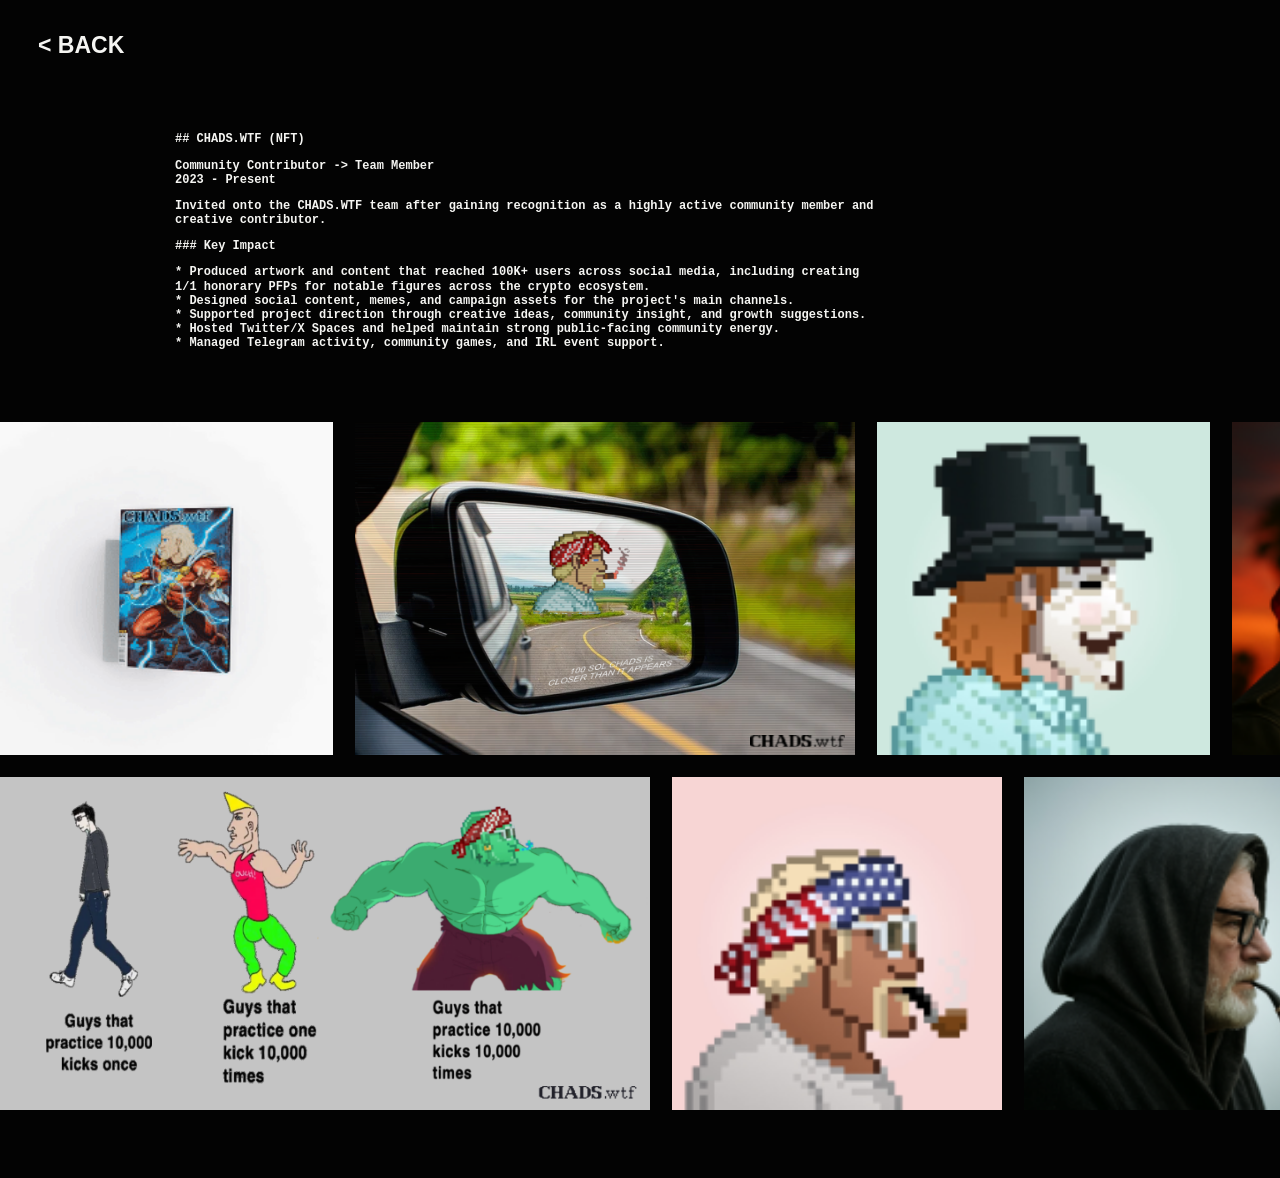
<file: chads-wtf.html>
<!doctype html>
<html lang="en">
  <head>
    <meta charset="utf-8">
    <meta name="viewport" content="width=device-width, initial-scale=1">
    <title>CHADS.WTF - Nate Portfolio</title>
    <link rel="stylesheet" href="styles.css?v=17">
  </head>
  <body class="project-body">
    <a class="back-link" href="index.html#experience">&lt; BACK</a>
    <main class="project-page">
      <section class="project-layout">
        <article class="project-intro">
          <h1>## CHADS.WTF (NFT)</h1>
          <p><strong>Community Contributor -&gt; Team Member</strong><br><strong>2023 - Present</strong></p>
          <p>Invited onto the CHADS.WTF team after gaining recognition as a highly active community member and creative contributor.</p>
          <h2>### Key Impact</h2>
          <ul>
            <li>Produced artwork and content that reached 100K+ users across social media, including creating 1/1 honorary PFPs for notable figures across the crypto ecosystem.</li>
            <li>Designed social content, memes, and campaign assets for the project's main channels.</li>
            <li>Supported project direction through creative ideas, community insight, and growth suggestions.</li>
            <li>Hosted Twitter/X Spaces and helped maintain strong public-facing community energy.</li>
            <li>Managed Telegram activity, community games, and IRL event support.</li>
          </ul>
        </article>
        <section class="scroll-gallery" data-gallery-folder="assets/chads-wtf/" aria-label="CHADS.WTF asset gallery"></section>
      </section>
    </main>
    <script src="gallery-manifest.js?v=18"></script>
    <script src="gallery.js?v=18"></script>
  </body>
</html>
</file>
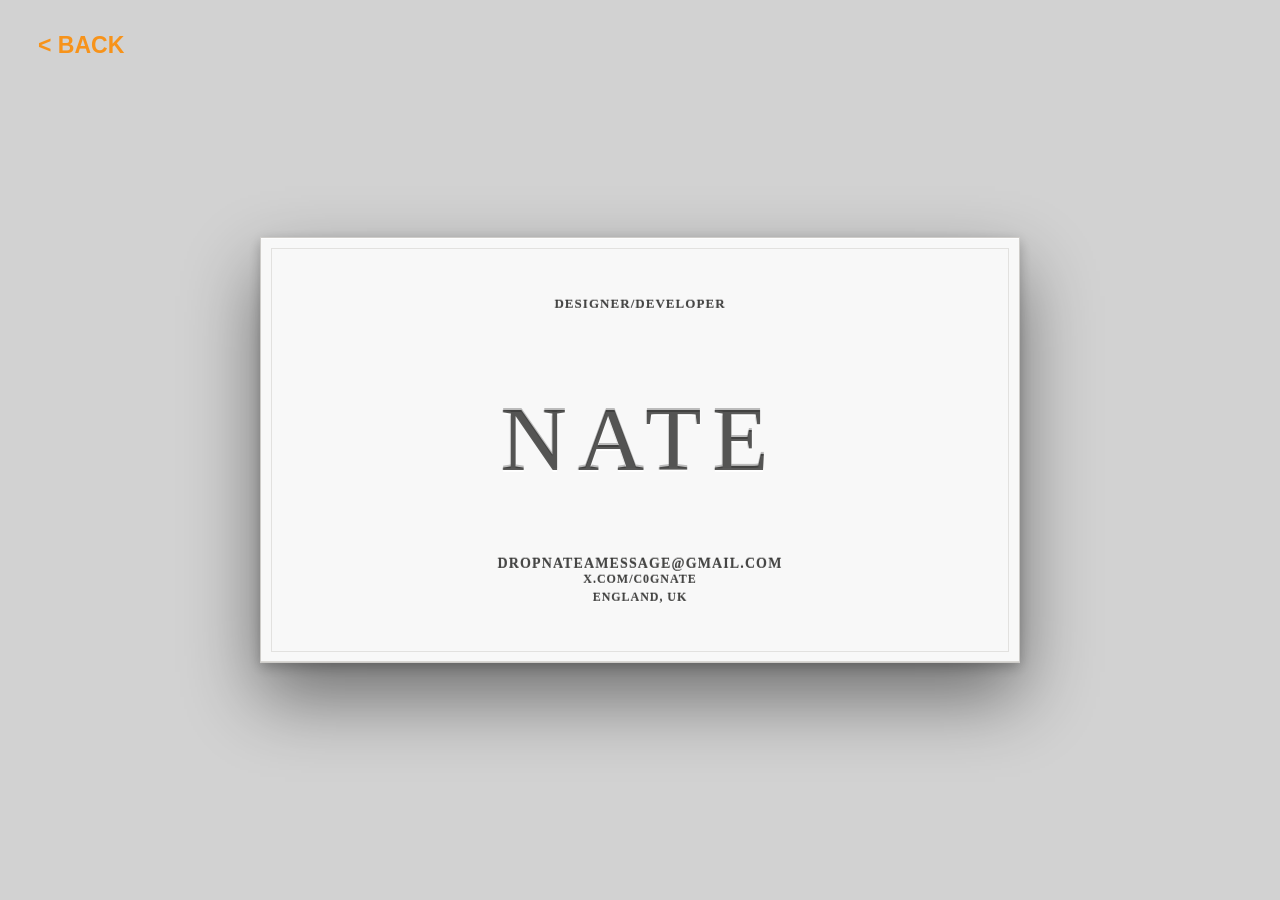
<file: contact.html>
<!doctype html>
<html lang="en">
  <head>
    <meta charset="utf-8">
    <meta name="viewport" content="width=device-width, initial-scale=1">
    <title>Contact - Nate Portfolio</title>
    <link rel="stylesheet" href="styles.css?v=25">
  </head>
  <body class="contact-body">
    <a class="back-link" href="index.html#home">&lt; BACK</a>
    <main class="contact-page" aria-label="Contact information">
      <section class="business-card" aria-label="Nate contact card">
        <div class="card-kicker">Designer/Developer</div>
        <h1 class="card-name">Nate</h1>
        <a class="card-role" href="mailto:DROPNATEAMESSAGE@GMAIL.COM">DROPNATEAMESSAGE@GMAIL.COM</a>
        <div class="card-links">
          <a href="https://x.com/c0gnate" target="_blank" rel="noopener noreferrer">X.COM/C0GNATE</a>
          <span>England, UK</span>
        </div>
      </section>
    </main>
    <script>
      (() => {
        const card = document.querySelector(".business-card");
        if (!card) return;

        const setTilt = (event) => {
          const rect = card.getBoundingClientRect();
          const x = (event.clientX - rect.left) / rect.width - 0.5;
          const y = (event.clientY - rect.top) / rect.height - 0.5;
          card.style.setProperty("--tilt-x", `${(-y * 7).toFixed(2)}deg`);
          card.style.setProperty("--tilt-y", `${(x * 9).toFixed(2)}deg`);
        };

        const resetTilt = () => {
          card.style.setProperty("--tilt-x", "0deg");
          card.style.setProperty("--tilt-y", "0deg");
        };

        window.addEventListener("mousemove", setTilt);
        window.addEventListener("mouseleave", resetTilt);
      })();
    </script>
  </body>
</html>
</file>
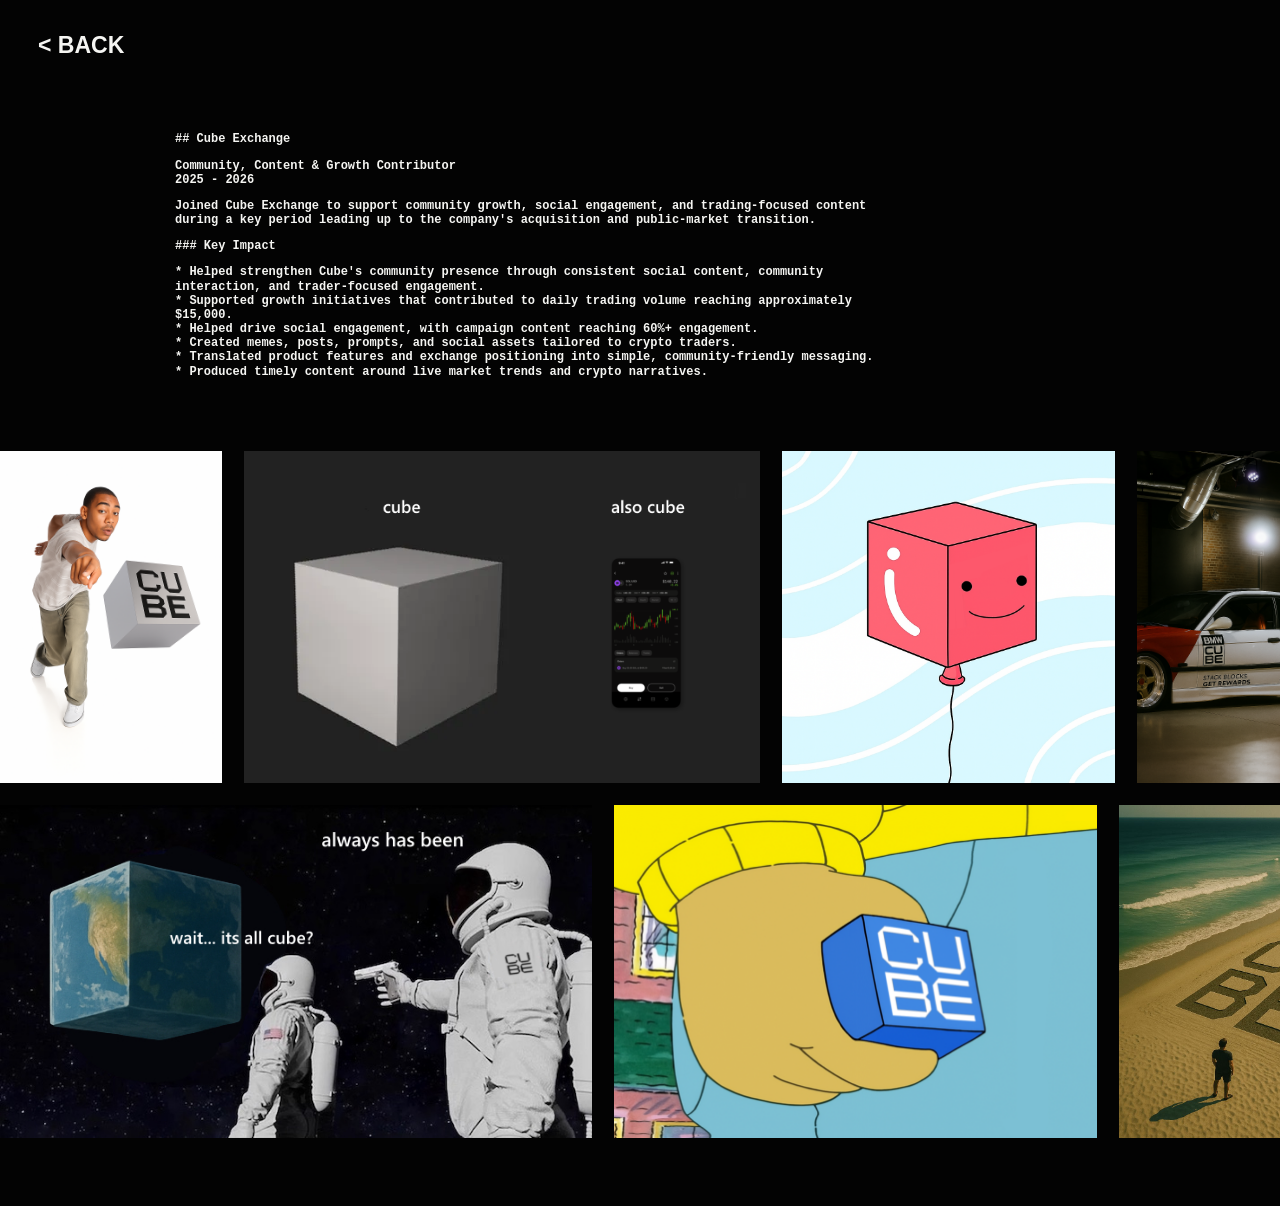
<file: cube-exchange.html>
<!doctype html>
<html lang="en">
  <head>
    <meta charset="utf-8">
    <meta name="viewport" content="width=device-width, initial-scale=1">
    <title>Cube Exchange - Nate Portfolio</title>
    <link rel="stylesheet" href="styles.css?v=17">
  </head>
  <body class="project-body">
    <a class="back-link" href="index.html#experience">&lt; BACK</a>
    <main class="project-page">
      <section class="project-layout">
        <article class="project-intro">
          <h1>## Cube Exchange</h1>
          <p><strong>Community, Content &amp; Growth Contributor</strong><br><strong>2025 - 2026</strong></p>
          <p>Joined Cube Exchange to support community growth, social engagement, and trading-focused content during a key period leading up to the company's acquisition and public-market transition.</p>
          <h2>### Key Impact</h2>
          <ul>
            <li>Helped strengthen Cube's community presence through consistent social content, community interaction, and trader-focused engagement.</li>
            <li>Supported growth initiatives that contributed to daily trading volume reaching approximately <strong>$15,000</strong>.</li>
            <li>Helped drive social engagement, with campaign content reaching <strong>60%+ engagement</strong>.</li>
            <li>Created memes, posts, prompts, and social assets tailored to crypto traders.</li>
            <li>Translated product features and exchange positioning into simple, community-friendly messaging.</li>
            <li>Produced timely content around live market trends and crypto narratives.</li>
          </ul>
        </article>
        <section class="scroll-gallery" data-gallery-folder="assets/cube-exchange/" aria-label="Cube Exchange asset gallery"></section>
      </section>
    </main>
    <script src="gallery-manifest.js?v=18"></script>
    <script src="gallery.js?v=18"></script>
  </body>
</html>
</file>
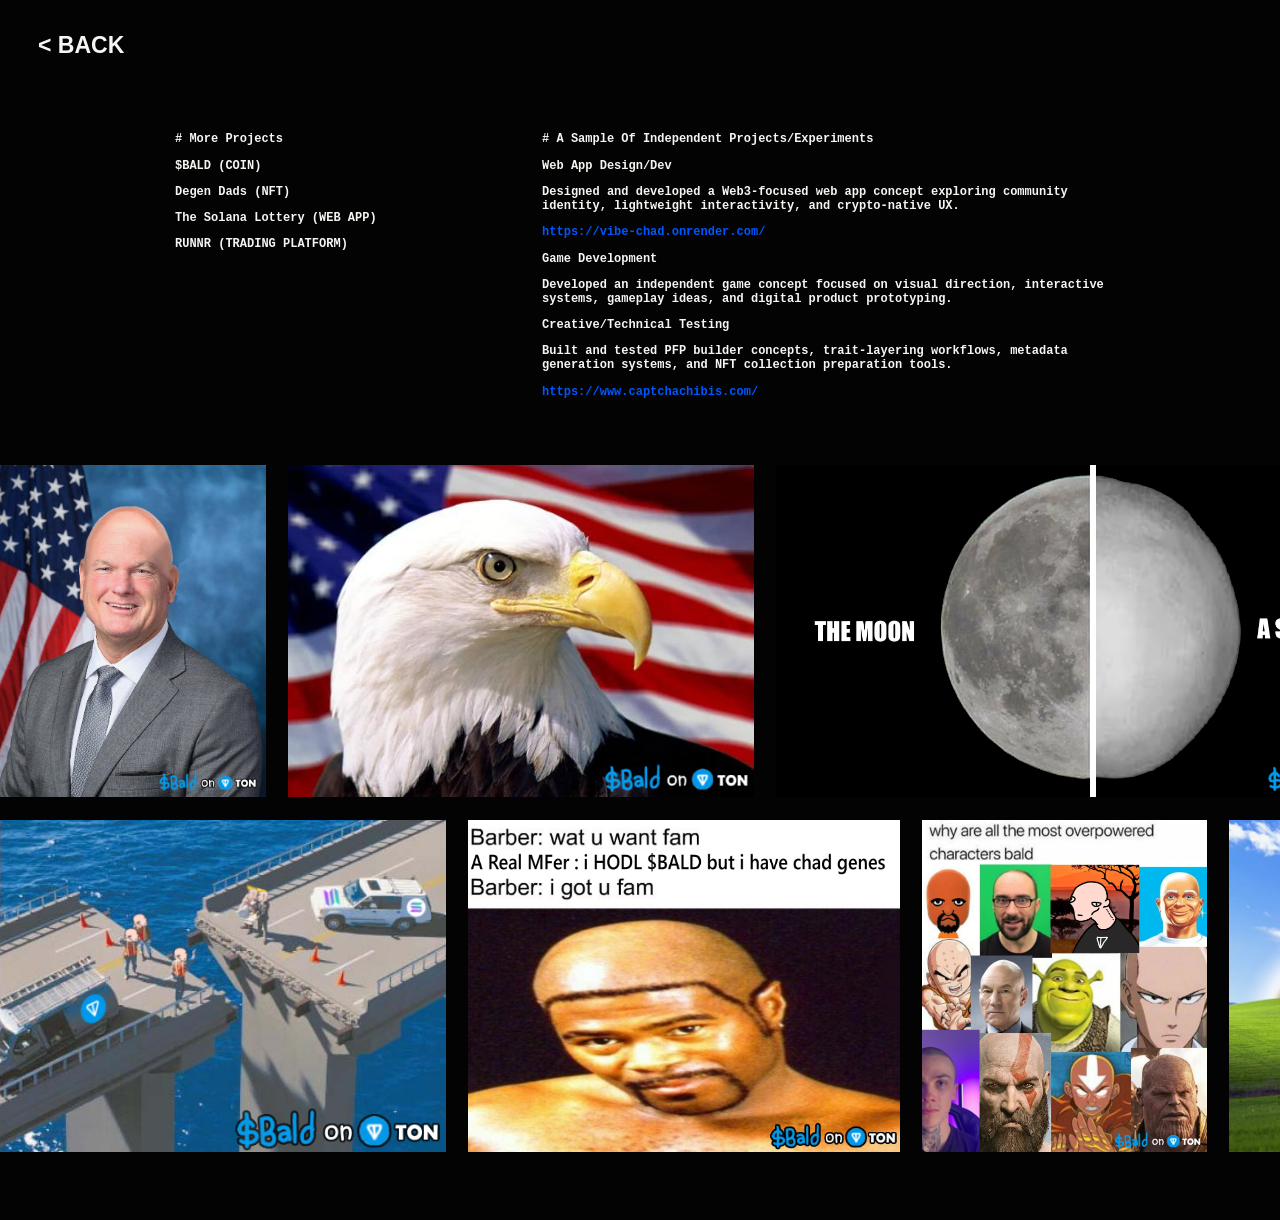
<file: independent-projects.html>
<!doctype html>
<html lang="en">
  <head>
    <meta charset="utf-8">
    <meta name="viewport" content="width=device-width, initial-scale=1">
    <title>Independent Projects - Nate Portfolio</title>
    <link rel="stylesheet" href="styles.css?v=18">
  </head>
  <body class="project-body independent-body">
    <a class="back-link" href="index.html#experience">&lt; BACK</a>
    <main class="project-page">
      <section class="project-layout">
        <article class="project-intro split-intro">
          <div>
            <h1># More Projects</h1>
            <p><strong>$BALD (COIN)</strong></p>
            <p><strong>Degen Dads (NFT)</strong></p>
            <p><strong>The Solana Lottery (WEB APP)</strong></p>
            <p><strong>RUNNR (TRADING PLATFORM)</strong></p>
          </div>
          <div>
            <h2># A Sample Of Independent Projects/Experiments</h2>
            <p><strong>Web App Design/Dev</strong></p>
            <p>Designed and developed a Web3-focused web app concept exploring community identity, lightweight interactivity, and crypto-native UX.</p>
            <p><a href="https://vibe-chad.onrender.com/" target="_blank" rel="noopener noreferrer">https://vibe-chad.onrender.com/</a></p>
            <p><strong>Game Development</strong></p>
            <p>Developed an independent game concept focused on visual direction, interactive systems, gameplay ideas, and digital product prototyping.</p>
            <p><strong>Creative/Technical Testing</strong></p>
            <p>Built and tested PFP builder concepts, trait-layering workflows, metadata generation systems, and NFT collection preparation tools.</p>
            <p><a href="https://www.captchachibis.com/" target="_blank" rel="noopener noreferrer">https://www.captchachibis.com/</a></p>
          </div>
        </article>
        <section class="scroll-gallery" data-gallery-folder="assets/independent-projects/" data-gallery-files="assets/independent-projects/misc_example.png" aria-label="Independent projects asset gallery"></section>
      </section>
    </main>
    <script src="gallery-manifest.js?v=18"></script>
    <script src="gallery.js?v=18"></script>
  </body>
</html>
</file>
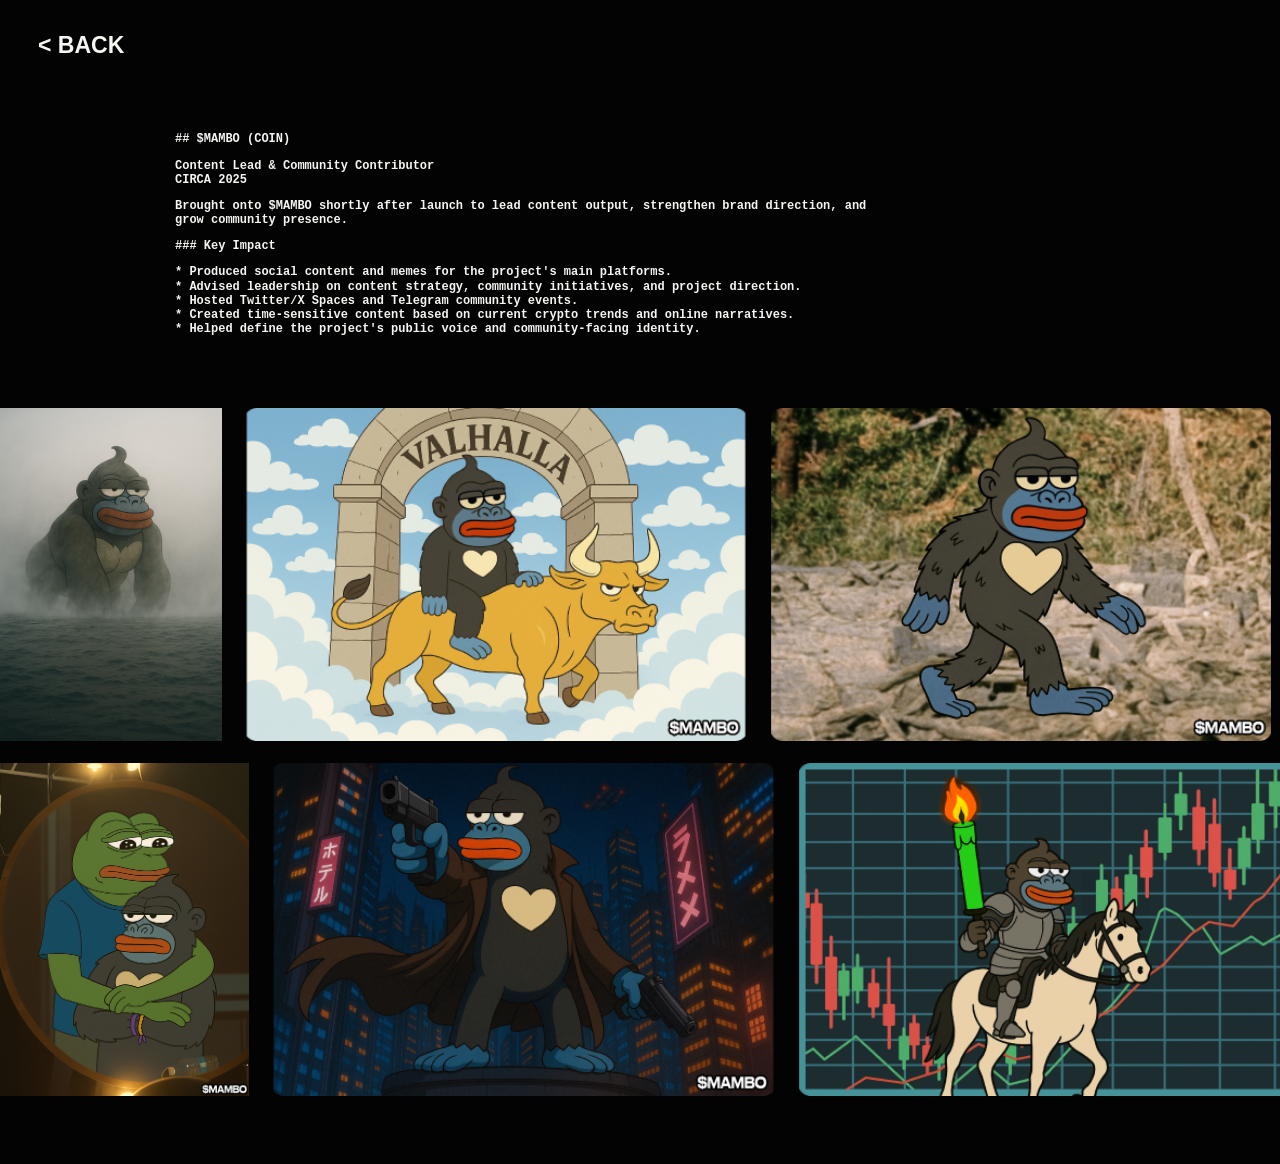
<file: mambo-coin.html>
<!doctype html>
<html lang="en">
  <head>
    <meta charset="utf-8">
    <meta name="viewport" content="width=device-width, initial-scale=1">
    <title>$MAMBO - Nate Portfolio</title>
    <link rel="stylesheet" href="styles.css?v=17">
  </head>
  <body class="project-body">
    <a class="back-link" href="index.html#experience">&lt; BACK</a>
    <main class="project-page">
      <section class="project-layout">
        <article class="project-intro">
          <h1>## $MAMBO (COIN)</h1>
          <p><strong>Content Lead &amp; Community Contributor</strong><br><strong>CIRCA 2025</strong></p>
          <p>Brought onto $MAMBO shortly after launch to lead content output, strengthen brand direction, and grow community presence.</p>
          <h2>### Key Impact</h2>
          <ul>
            <li>Produced social content and memes for the project's main platforms.</li>
            <li>Advised leadership on content strategy, community initiatives, and project direction.</li>
            <li>Hosted Twitter/X Spaces and Telegram community events.</li>
            <li>Created time-sensitive content based on current crypto trends and online narratives.</li>
            <li>Helped define the project's public voice and community-facing identity.</li>
          </ul>
        </article>
        <section class="scroll-gallery" data-gallery-folder="assets/mambo-coin/" aria-label="$MAMBO asset gallery"></section>
      </section>
    </main>
    <script src="gallery-manifest.js?v=18"></script>
    <script src="gallery.js?v=18"></script>
  </body>
</html>
</file>
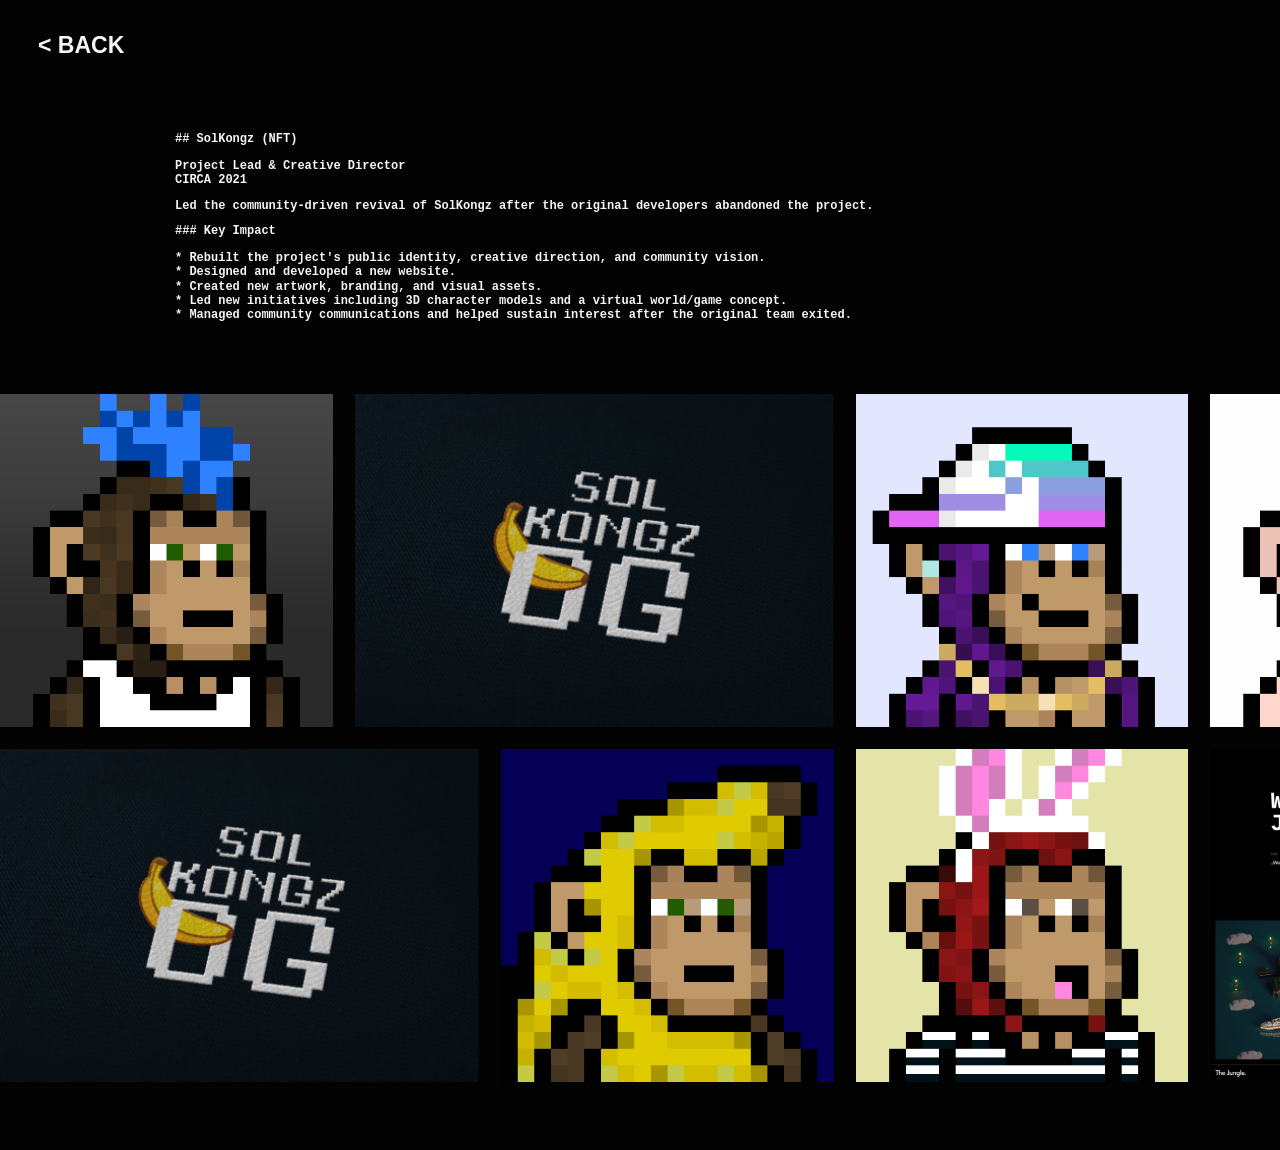
<file: solkongz.html>
<!doctype html>
<html lang="en">
  <head>
    <meta charset="utf-8">
    <meta name="viewport" content="width=device-width, initial-scale=1">
    <title>SolKongz - Nate Portfolio</title>
    <link rel="stylesheet" href="styles.css?v=17">
  </head>
  <body class="project-body">
    <a class="back-link" href="index.html#experience">&lt; BACK</a>
    <main class="project-page">
      <section class="project-layout">
        <article class="project-intro">
          <h1>## SolKongz (NFT)</h1>
          <p><strong>Project Lead &amp; Creative Director</strong><br><strong>CIRCA 2021</strong></p>
          <p>Led the community-driven revival of SolKongz after the original developers abandoned the project.</p>
          <h2>### Key Impact</h2>
          <ul>
            <li>Rebuilt the project's public identity, creative direction, and community vision.</li>
            <li>Designed and developed a new website.</li>
            <li>Created new artwork, branding, and visual assets.</li>
            <li>Led new initiatives including 3D character models and a virtual world/game concept.</li>
            <li>Managed community communications and helped sustain interest after the original team exited.</li>
          </ul>
        </article>
        <section class="scroll-gallery" data-gallery-folder="assets/solkongz/" aria-label="SolKongz asset gallery"></section>
      </section>
    </main>
    <script src="gallery-manifest.js?v=18"></script>
    <script src="gallery.js?v=18"></script>
  </body>
</html>
</file>
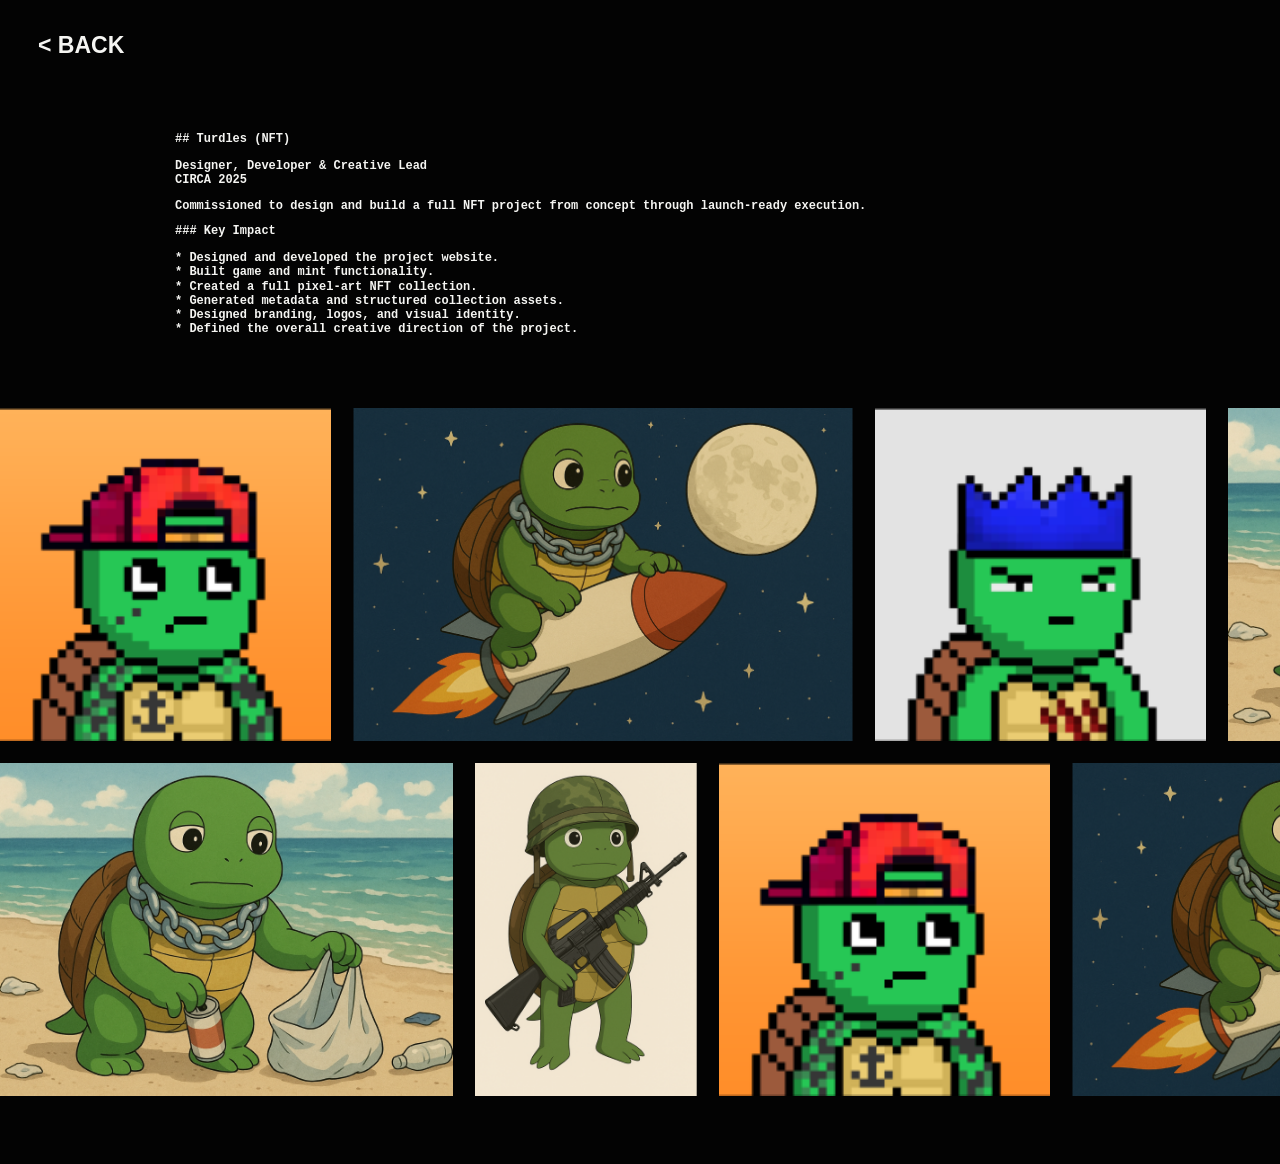
<file: turdles.html>
<!doctype html>
<html lang="en">
  <head>
    <meta charset="utf-8">
    <meta name="viewport" content="width=device-width, initial-scale=1">
    <title>Turdles - Nate Portfolio</title>
    <link rel="stylesheet" href="styles.css?v=17">
  </head>
  <body class="project-body">
    <a class="back-link" href="index.html#experience">&lt; BACK</a>
    <main class="project-page">
      <section class="project-layout">
        <article class="project-intro">
          <h1>## Turdles (NFT)</h1>
          <p><strong>Designer, Developer &amp; Creative Lead</strong><br><strong>CIRCA 2025</strong></p>
          <p>Commissioned to design and build a full NFT project from concept through launch-ready execution.</p>
          <h2>### Key Impact</h2>
          <ul>
            <li>Designed and developed the project website.</li>
            <li>Built game and mint functionality.</li>
            <li>Created a full pixel-art NFT collection.</li>
            <li>Generated metadata and structured collection assets.</li>
            <li>Designed branding, logos, and visual identity.</li>
            <li>Defined the overall creative direction of the project.</li>
          </ul>
        </article>
        <section class="scroll-gallery" data-gallery-folder="assets/turdles/" aria-label="Turdles asset gallery"></section>
      </section>
    </main>
    <script src="gallery-manifest.js?v=18"></script>
    <script src="gallery.js?v=18"></script>
  </body>
</html>
</file>
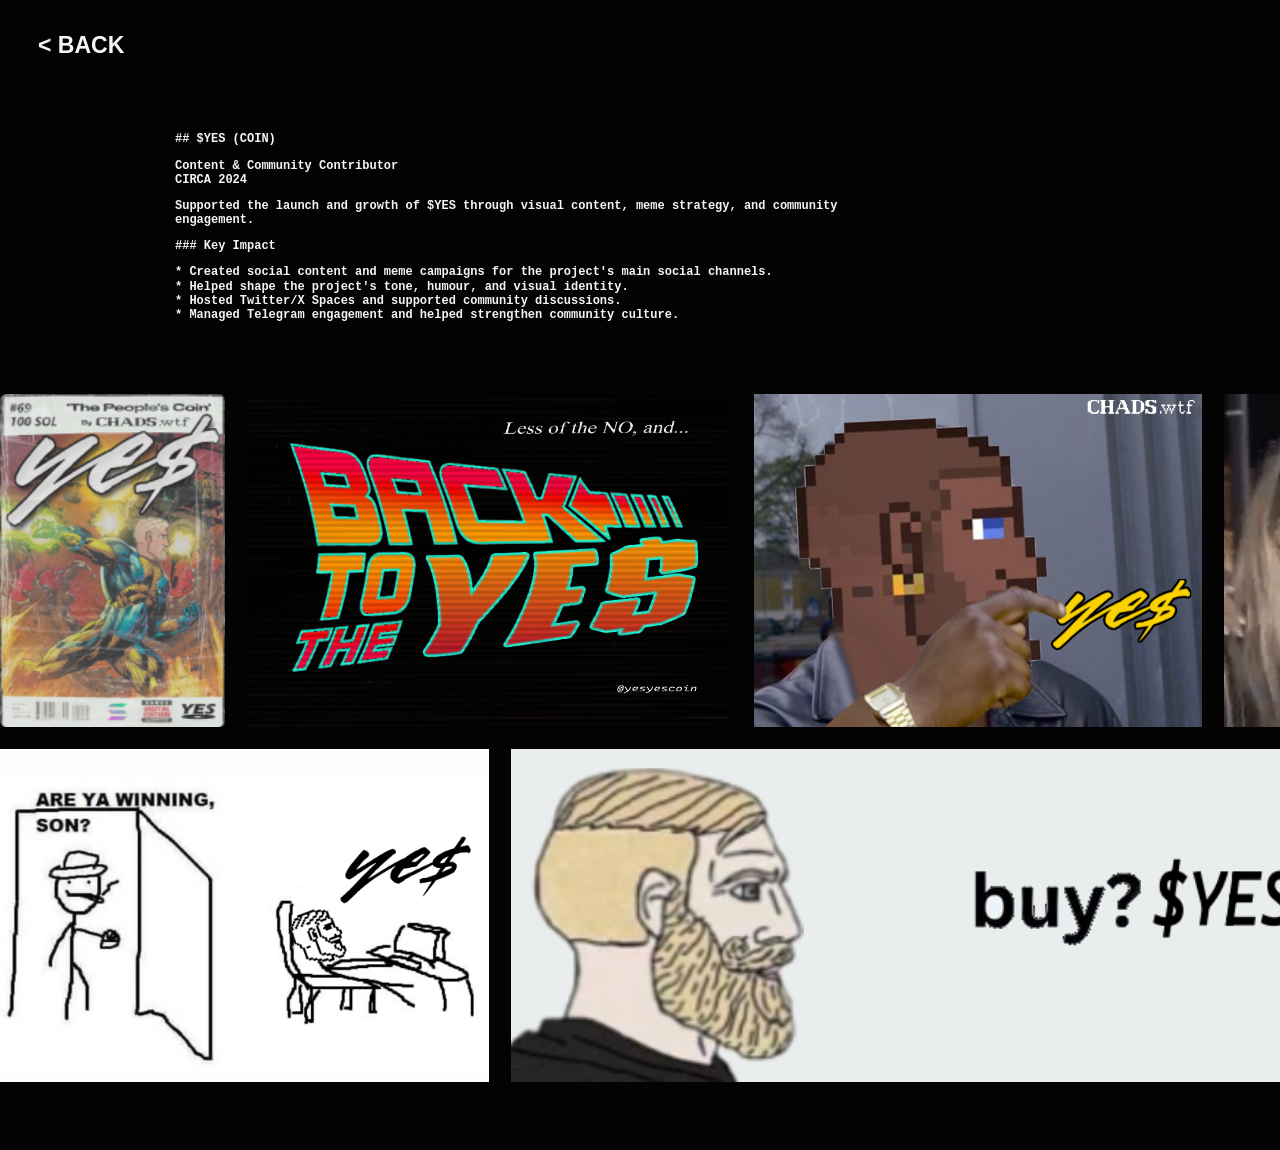
<file: yes-coin.html>
<!doctype html>
<html lang="en">
  <head>
    <meta charset="utf-8">
    <meta name="viewport" content="width=device-width, initial-scale=1">
    <title>$YES - Nate Portfolio</title>
    <link rel="stylesheet" href="styles.css?v=17">
  </head>
  <body class="project-body">
    <a class="back-link" href="index.html#experience">&lt; BACK</a>
    <main class="project-page">
      <section class="project-layout">
        <article class="project-intro">
          <h1>## $YES (COIN)</h1>
          <p><strong>Content &amp; Community Contributor</strong><br><strong>CIRCA 2024</strong></p>
          <p>Supported the launch and growth of $YES through visual content, meme strategy, and community engagement.</p>
          <h2>### Key Impact</h2>
          <ul>
            <li>Created social content and meme campaigns for the project's main social channels.</li>
            <li>Helped shape the project's tone, humour, and visual identity.</li>
            <li>Hosted Twitter/X Spaces and supported community discussions.</li>
            <li>Managed Telegram engagement and helped strengthen community culture.</li>
          </ul>
        </article>
        <section class="scroll-gallery" data-gallery-folder="assets/yes-coin/" aria-label="$YES asset gallery"></section>
      </section>
    </main>
    <script src="gallery-manifest.js?v=18"></script>
    <script src="gallery.js?v=18"></script>
  </body>
</html>
</file>
<file: styles.css>
@font-face {
  font-family: "DrukWideBoldLocal";
  src: url("./druk-wide-bold/DrukWideBold.ttf?v=3") format("truetype");
  font-weight: 700;
  font-style: normal;
  font-display: swap;
}

:root {
  --yellow: #b8b8b8;
  --panel-grey: #d2d2d2;
  --accent-orange: #f7931a;
  --black: #030303;
  --white: #f5f5f2;
  --muted: rgba(3, 3, 3, 0.55);
  --line: rgba(3, 3, 3, 0.9);
  --project-line: rgba(245, 245, 242, 0.22);
  --body-font: "Lucida Sans Typewriter Regular", "Lucida Sans Typewriter", "Lucida Console", Monaco, monospace;
  --heading-font: "Lucida Sans Demibold Roman", "Lucida Sans", "Lucida Sans Unicode", Geneva, Verdana, sans-serif;
}

* {
  box-sizing: border-box;
}

html {
  scroll-behavior: smooth;
}

html.home-scroll {
  scroll-snap-type: y mandatory;
}

body {
  margin: 0;
  background: var(--yellow);
  color: var(--black);
  font-family: var(--body-font);
  font-size: 12px;
  font-weight: 700;
  line-height: 1.18;
}

a {
  color: inherit;
  text-decoration: none;
}

.home-body {
  min-width: 320px;
}

.home-body .section {
  scroll-snap-align: center;
  scroll-snap-stop: always;
}

.section {
  min-height: 100vh;
  position: relative;
  padding: 28px clamp(18px, 3vw, 38px);
  overflow: hidden;
}

.corner {
  position: absolute;
  z-index: 5;
  font-size: clamp(11px, 1.3vw, 16px);
  text-transform: uppercase;
  white-space: nowrap;
}

.top-right {
  top: 16px;
  right: 18px;
}

.bottom-left {
  bottom: 16px;
  left: 22px;
}

.bottom-right {
  bottom: 16px;
  right: 18px;
}

.contact-button {
  padding: 7px 12px 6px;
  border: 1px solid var(--black);
  background: var(--black);
  color: var(--white);
  font: inherit;
  line-height: 1;
  text-transform: uppercase;
  cursor: pointer;
  transition: background 160ms ease, color 160ms ease, transform 160ms ease;
}

.availability-button {
  padding: 7px 12px 6px;
  border: 1px solid var(--black);
  background: var(--black);
  color: var(--white);
  font: inherit;
  line-height: 1;
  text-transform: uppercase;
  cursor: pointer;
  transition: background 160ms ease, color 160ms ease, transform 160ms ease;
}

.availability-button:hover,
.availability-button:focus-visible,
.availability-control:hover .availability-button,
.availability-control:focus-within .availability-button {
  background: var(--accent-orange);
  color: var(--white);
  transform: translateY(-2px);
  outline: none;
}

.contact-button:hover,
.contact-button:focus-visible,
.contact-control:hover .contact-button,
.contact-control:focus-within .contact-button {
  background: var(--accent-orange);
  color: var(--white);
  transform: translateY(-2px);
  outline: none;
}

.scroll-note {
  position: absolute;
  left: 50%;
  bottom: 44px;
  transform: translateX(-50%);
  font-size: clamp(12px, 1.15vw, 16px);
  letter-spacing: 0;
  text-align: center;
  transition: color 160ms ease;
}

.hero .scroll-note {
  color: var(--black);
}

.projects-section .scroll-note {
  color: var(--accent-orange);
}

.hero .scroll-note:hover,
.hero .scroll-note:focus-visible {
  color: var(--accent-orange);
  outline: none;
}

.projects-section .scroll-note:hover,
.projects-section .scroll-note:focus-visible {
  color: var(--black);
  outline: none;
}

.hero {
  --hero-main-width: min(900px, calc(100vw - clamp(36px, 6vw, 160px)));
  display: grid;
  grid-template-rows: auto auto;
  align-content: start;
  justify-items: center;
  gap: clamp(8px, 0.9vh, 12px);
  min-height: 100svh;
  padding-top: clamp(90px, 12.25vh, 160px);
  padding-bottom: clamp(72px, 7.5vh, 104px);
  border: 1px solid var(--black);
}

.hero-heading {
  position: relative;
  margin: 0;
  width: var(--hero-main-width);
  transform: translateX(calc(-1 * clamp(4px, 0.45vw, 12px)));
  display: grid;
  grid-template-columns: minmax(0, 1fr) auto;
  align-items: end;
  column-gap: clamp(18px, 3vw, 54px);
  transition: transform 320ms ease;
}

.hero-title {
  margin: 0;
  font-family: "DrukWideBoldLocal", "Druk Extra Wide", "DrukWide", "Druk Wide", var(--heading-font);
  font-weight: 700;
  font-synthesis: none;
  font-size: clamp(110px, min(23vw, 20.7vh), 270px);
  line-height: 0.72;
  letter-spacing: 0;
  text-transform: none;
  text-align: left;
  white-space: nowrap;
}

.hero-location {
  position: absolute;
  right: calc(-1 * clamp(92px, 10vw, 190px));
  bottom: clamp(6px, 1.1vh, 18px);
  display: inline-flex;
  align-items: center;
  gap: 8px;
  padding-bottom: 0;
  font-size: clamp(11px, 1.3vw, 16px);
  text-transform: uppercase;
  white-space: nowrap;
}

.england-flag {
  width: 18px;
  height: 11px;
  display: inline-block;
  border: 1px solid rgba(3, 3, 3, 0.7);
  background:
    linear-gradient(90deg, transparent 0 42%, #c8102e 42% 58%, transparent 58%),
    linear-gradient(transparent 0 35%, #c8102e 35% 65%, transparent 65%),
    #fff;
}

.hero-copy {
  width: var(--hero-main-width);
  align-self: start;
  display: grid;
  justify-items: center;
  transition: transform 320ms ease;
}

.hero:has(.intro-stack.is-story-open) .hero-heading,
.hero:has(.intro-stack.is-story-open) .hero-copy {
  transform: translateX(calc(-1 * clamp(96px, 8vw, 180px)));
}

.hero .about-copy {
  width: 100%;
  margin: 0;
  display: grid;
  grid-template-columns: minmax(0, 1fr);
  grid-template-rows: auto;
  gap: 4px;
  font-size: clamp(11px, min(0.72vw, 1.38vh), 18px);
  line-height: 1.08;
  color: #000;
  text-shadow: none;
  -webkit-text-stroke: 0;
}

.hero .copy-block {
  min-height: 0;
  margin: 0;
  border: 1px solid #4d5154;
  background: var(--panel-grey);
  padding: clamp(14px, 0.95vw, 24px);
  overflow: hidden;
}

.intro-stack {
  grid-column: 1;
  grid-row: 1;
  display: flex;
  flex-direction: column;
  align-items: center;
  justify-self: start;
  width: min(900px, 100%);
  min-width: 0;
  position: relative;
  transition: transform 320ms ease;
}

.intro-block {
  width: 100%;
  position: relative;
  z-index: 2;
  flex: 0 0 auto;
}

.story-toggle {
  position: absolute;
  right: -18px;
  top: 50%;
  width: 18px;
  height: clamp(84px, 7vw, 112px);
  padding: 0;
  border: 1px solid #4d5154;
  border-radius: 0 6px 6px 0;
  background: #1f57d6;
  cursor: pointer;
  z-index: 5;
  transform: translateY(-50%);
  transition: background 160ms ease, transform 180ms ease;
}

.story-toggle::before {
  content: "";
  position: absolute;
  left: 4px;
  top: 50%;
  width: 8px;
  height: 8px;
  border-right: 3px solid var(--white);
  border-bottom: 3px solid var(--white);
  transform: translateY(-50%) rotate(-45deg);
}

.story-toggle:hover,
.story-toggle:focus-visible {
  transform: translateY(-50%) translateX(-2px);
  outline: none;
}

.intro-stack.is-story-open .story-toggle {
  background: var(--black);
}

.intro-stack.is-story-open .story-toggle::before {
  transform: translateY(-50%) rotate(135deg);
}

.hero .story-panel {
  position: absolute;
  left: calc(100% + 4px);
  top: 50%;
  z-index: 4;
  width: min(620px, 42vw);
  min-width: 390px;
  min-height: 0;
  opacity: 0;
  pointer-events: none;
  transform: translate(-20px, -50%);
  transition: opacity 220ms ease, transform 280ms ease;
}

.intro-stack.is-story-open .story-panel {
  opacity: 1;
  pointer-events: auto;
  transform: translate(0, -50%);
}

.story-link {
  color: #1f57d6;
}

.story-link:hover,
.story-link:focus-visible {
  color: var(--accent-orange);
  outline: none;
}

.hero .key-strengths-panel {
  width: 100%;
  flex: 0 0 auto;
  min-height: 0;
  max-height: 0;
  padding-top: 0;
  padding-bottom: 0;
  border-width: 0 1px;
  opacity: 0;
  pointer-events: none;
  transform: translateY(-18px);
  transition: max-height 360ms ease, padding 360ms ease, opacity 260ms ease, transform 360ms ease;
}

.intro-stack.is-open .key-strengths-panel {
  max-height: 260px;
  padding-top: clamp(14px, 0.95vw, 24px);
  padding-bottom: clamp(14px, 0.95vw, 24px);
  border-width: 1px;
  opacity: 1;
  pointer-events: auto;
  transform: translateY(0);
}

.key-strengths-toggle {
  width: clamp(160px, 13vw, 210px);
  height: 17px;
  margin-top: -1px;
  padding: 0;
  border: 0;
  border-radius: 0 0 6px 6px;
  background: var(--accent-orange);
  display: grid;
  place-items: center;
  cursor: pointer;
  position: relative;
  z-index: 3;
  transition: background 160ms ease, transform 180ms ease;
}

.key-strengths-toggle::before {
  content: "";
  width: 12px;
  height: 12px;
  border-right: 4px solid var(--black);
  border-bottom: 4px solid var(--black);
  transform: translateY(-4px) rotate(45deg);
  transition: border-color 160ms ease, transform 180ms ease;
}

.key-strengths-toggle:hover,
.key-strengths-toggle:focus-visible {
  transform: translateY(2px);
  outline: none;
}

.intro-stack.is-open .key-strengths-toggle {
  background: var(--black);
}

.intro-stack.is-open .key-strengths-toggle::before {
  border-color: var(--white);
  transform: translateY(2px) rotate(225deg);
}

.availability-control,
.contact-control {
  z-index: 12;
  white-space: normal;
}

.availability-popout,
.contact-popout {
  position: absolute;
  left: 0;
  bottom: calc(100% + 14px);
  width: min(720px, calc(100vw - 44px));
  border: 1px solid #4d5154;
  background: var(--panel-grey);
  color: var(--black);
  padding: clamp(16px, 1.15vw, 22px);
  font-size: clamp(11px, min(0.68vw, 1.2vh), 16px);
  line-height: 1.02;
  text-transform: none;
  white-space: normal;
  opacity: 0;
  pointer-events: none;
  transform: translateY(8px) scale(0.98);
  transform-origin: bottom left;
  transition: opacity 160ms ease, transform 180ms ease;
}

.contact-popout {
  left: auto;
  right: 0;
  width: min(430px, calc(100vw - 44px));
  transform-origin: bottom right;
}

.availability-control:hover .availability-popout,
.availability-control:focus-within .availability-popout,
.contact-control:hover .contact-popout,
.contact-control:focus-within .contact-popout {
  opacity: 1;
  pointer-events: auto;
  transform: translateY(0) scale(1);
}

.availability-popout h2,
.contact-popout h2 {
  margin-bottom: clamp(8px, 0.85vh, 12px);
}

.availability-popout p,
.contact-popout p {
  margin-bottom: clamp(8px, 0.9vh, 12px);
}

.availability-popout p:last-child,
.contact-popout p:last-child {
  margin-bottom: 0;
}

.contact-popout a {
  color: #1f57d6;
}

.contact-popout a:hover,
.contact-popout a:focus-visible {
  color: var(--accent-orange);
  outline: none;
}

.hero .copy-block h2,
.hero .copy-block h3 {
  margin-bottom: clamp(5px, 0.75vh, 10px);
}

.hero .copy-block p {
  margin-bottom: clamp(6px, 0.8vh, 10px);
}

.hero .copy-block p:last-child {
  margin-bottom: 0;
}

.intro-skills {
  display: grid;
  grid-template-columns: repeat(2, minmax(0, 1fr));
  gap: clamp(8px, 1vw, 14px);
  margin-top: clamp(8px, 1vh, 12px);
}

.intro-skills h3 {
  margin-bottom: 5px;
  font-size: clamp(9px, min(0.56vw, 1vh), 12px);
  text-transform: none;
}

.intro-skills ul {
  display: grid;
  gap: 4px;
}

.intro-skills li {
  border: 1px solid #4d5154;
  background: #eeeeee;
  padding: 3px 6px;
  font-size: clamp(9px, min(0.55vw, 0.95vh), 12px);
  line-height: 1.05;
}

.intro-skills li::before {
  content: none;
}

.about-section {
  background: #fff;
  display: flex;
  align-items: center;
  justify-content: center;
}

.about-copy {
  width: min(1050px, 83vw);
  margin-top: 4vh;
  font-size: 13.5px;
  color: #000;
  text-shadow: none;
  -webkit-text-stroke: 0;
}

.copy-block {
  margin: 0 0 22px;
}

.copy-block h2,
.copy-block h3 {
  margin: 0 0 12px;
  font-size: inherit;
  line-height: 1.15;
}

.copy-block p {
  margin: 0 0 12px;
}

.copy-block ul {
  list-style: none;
  margin: 0;
  padding: 0;
}

.copy-block li::before {
  content: "* ";
}

.skills-grid {
  display: grid;
  grid-template-columns: repeat(2, minmax(0, 1fr));
  gap: 28px;
}

.projects-section {
  background: #f1f1f1;
  display: grid;
  grid-template-columns: minmax(0, 1050px);
  align-content: center;
  justify-content: center;
  gap: clamp(28px, 4vw, 46px);
}

.projects-heading {
  justify-self: start;
  font-family: var(--body-font);
  font-size: clamp(28px, 4.1vw, 48px);
  font-weight: 900;
  line-height: 0.9;
  text-transform: uppercase;
  letter-spacing: 0;
  text-align: center;
}

.project-grid {
  width: min(1050px, 100%);
  justify-self: center;
  display: block;
  counter-reset: project-list;
  border-top: 1px solid var(--line);
}

.project-card {
  --project-image: none;
  --project-accent: var(--yellow);
  position: relative;
  counter-increment: project-list;
  min-height: clamp(58px, 6vw, 74px);
  border: 0;
  border-bottom: 1px solid var(--line);
  background: transparent;
  background-image: none;
  background-position: center;
  background-size: cover;
  color: var(--black);
  display: grid;
  grid-template-columns: clamp(42px, 5vw, 64px) minmax(0, 1fr) auto;
  grid-template-rows: 1fr auto;
  column-gap: clamp(14px, 2vw, 26px);
  row-gap: 0;
  align-items: center;
  padding: 0;
  overflow: visible;
  transition: color 160ms ease, transform 180ms ease, background 180ms ease, box-shadow 180ms ease, padding 180ms ease;
}

.project-card::before {
  content: counter(project-list, decimal-leading-zero);
  grid-column: 1;
  font-size: clamp(20px, 2.4vw, 32px);
  line-height: 1;
}

.project-card::after {
  content: none;
  position: fixed;
  z-index: 20;
  left: var(--preview-x, 50vw);
  top: var(--preview-y, 50vh);
  width: clamp(210px, 24vw, 330px);
  aspect-ratio: 1 / 1;
  border: 1px solid rgba(3, 3, 3, 0.35);
  border-radius: 6px;
  background-color: var(--yellow);
  background-image: var(--project-image);
  background-position: center;
  background-size: cover;
  box-shadow: 0 16px 40px rgba(3, 3, 3, 0.22);
  opacity: 0;
  pointer-events: none;
  transform: translate(0, -46%) scale(0.94);
  transition: opacity 220ms ease, transform 260ms cubic-bezier(0.2, 0.8, 0.2, 1);
  will-change: transform, opacity;
}

.project-preview {
  position: fixed;
  left: 0;
  top: 0;
  z-index: 30;
  width: var(--active-preview-width, clamp(130px, 14vw, 186px));
  aspect-ratio: 1 / 1;
  border: 1px solid rgba(3, 3, 3, 0.35);
  border-radius: 6px;
  background-color: var(--accent-orange);
  background-position: center;
  background-size: cover;
  background-repeat: no-repeat;
  box-shadow: 0 16px 40px rgba(3, 3, 3, 0.22);
  opacity: 0;
  pointer-events: none;
  transform: translate3d(var(--preview-x, -999px), var(--preview-y, -999px), 0) scale(0.94);
  transition: opacity 180ms ease, transform 240ms cubic-bezier(0.2, 0.8, 0.2, 1);
  will-change: transform, opacity;
}

.project-preview.is-visible {
  opacity: 1;
  transform: translate3d(var(--preview-x, -999px), var(--preview-y, -999px), 0) scale(1);
}

.project-card:hover,
.project-card:focus-visible,
.project-card.is-previewing {
  background: rgba(255, 255, 255, 0.36);
  color: var(--black);
  padding-top: 6px;
  padding-bottom: 6px;
  transform: translateY(-7px);
  box-shadow: 0 10px 0 rgba(3, 3, 3, 0.08);
  outline: none;
}

.project-card:hover::after,
.project-card:focus-visible::after,
.project-card.is-previewing::after {
  opacity: 1;
  transform: translate(0, -50%) scale(1);
}

.cube-card {
  --project-image: url("./assets/cube.gif");
  --project-accent: var(--black);
}

.chads-card {
  --project-image: url("./assets/chads-preview.gif");
  --preview-width: min(330px, 72vw);
  --preview-aspect: 426 / 240;
  --preview-fit: contain;
  --project-accent: var(--accent-orange);
}

.yes-card {
  --project-image: url("./assets/yes-preview.gif");
  --project-accent: #d6362f;
}

.mambo-card {
  --project-image: url("./assets/gmambo.png");
  --project-accent: #e3c13a;
}

.solkongz-card {
  --project-image: url("./assets/solkongz.gif");
  --project-accent: #16244d;
}

.turdles-card {
  --project-image: url("./assets/turdles.gif");
  --project-accent: #37b866;
}

.project-card-title {
  display: block;
  grid-column: 2;
  grid-row: 1;
  font-family: var(--body-font);
  font-size: clamp(20px, 2.5vw, 34px);
  line-height: 0.95;
  text-transform: uppercase;
  color: var(--black);
  opacity: 1;
}

.project-date {
  grid-column: 2;
  grid-row: 2;
  align-self: start;
  display: block;
  max-height: 0;
  overflow: hidden;
  opacity: 0;
  font-size: clamp(9px, 0.72vw, 12px);
  line-height: 1;
  text-transform: uppercase;
  color: rgba(3, 3, 3, 0.68);
  transform: translateY(-4px);
  transition: max-height 180ms ease, opacity 180ms ease, transform 180ms ease;
}

.project-card:hover .project-date,
.project-card:focus-visible .project-date,
.project-card.is-previewing .project-date {
  max-height: 16px;
  opacity: 1;
  transform: translateY(0);
}

.project-card-title::before {
  content: "";
  width: clamp(12px, 1.4vw, 18px);
  height: clamp(12px, 1.4vw, 18px);
  margin-right: clamp(12px, 1.6vw, 20px);
  border-radius: 3px;
  background: var(--project-accent);
  display: inline-block;
  vertical-align: 0.03em;
}

.project-card span {
  grid-column: 3;
  grid-row: 1 / span 2;
  justify-self: end;
  border: 1px solid var(--line);
  border-radius: 999px;
  padding: 4px 9px 3px;
  font-size: clamp(9px, 0.72vw, 11px);
  line-height: 1;
  text-transform: uppercase;
  color: var(--black);
  opacity: 1;
  white-space: nowrap;
}

.project-card:hover span,
.project-card:focus-visible span {
  opacity: 1;
}

.chads-card:hover .project-card-title,
.chads-card:hover span,
.chads-card:focus-visible .project-card-title,
.chads-card:focus-visible span {
  color: var(--black);
}

.project-plus {
  min-width: clamp(28px, 3vw, 38px);
  height: clamp(28px, 3vw, 38px);
  padding: 0 8px;
  justify-self: center;
  display: grid;
  place-items: center;
  font-family: var(--heading-font);
  font-size: 0;
  line-height: 1;
  white-space: nowrap;
  transition: background 160ms ease, color 160ms ease, transform 160ms ease;
}

.project-plus::after {
  content: "+";
  font-size: clamp(22px, 2.4vw, 32px);
  line-height: 1;
}

.project-plus:hover,
.project-plus:focus-visible {
  color: var(--black);
  transform: translateY(-2px);
  outline: none;
}

.project-plus:hover::after,
.project-plus:focus-visible::after {
  content: "CLICK FOR MORE";
  font-size: clamp(11px, 1vw, 14px);
}

.more-section {
  min-height: auto;
  padding-top: 76px;
  padding-bottom: 96px;
}

.more-wrap {
  width: min(930px, 74vw);
  margin: 0 auto;
  display: grid;
  gap: 28px;
}

.project-body {
  min-height: 100vh;
  background: var(--black);
  color: var(--white);
}

.project-page {
  min-height: 100vh;
  padding: clamp(28px, 4vw, 54px) clamp(24px, 6vw, 74px) 38px;
  position: relative;
}

.back-link {
  position: fixed;
  top: 32px;
  left: 38px;
  z-index: 10;
  font-family: var(--heading-font);
  font-size: clamp(18px, 1.8vw, 28px);
  color: var(--white);
}

.back-link:hover,
.back-link:focus-visible {
  color: var(--yellow);
  outline: none;
}

.project-layout {
  width: min(930px, 76vw);
  margin: 82px auto 0;
}

.project-intro {
  width: min(710px, 100%);
  margin-bottom: 42px;
}

.project-intro.split-intro {
  width: 100%;
  display: grid;
  grid-template-columns: minmax(220px, 0.42fr) minmax(420px, 0.78fr);
  gap: clamp(28px, 5vw, 72px);
  margin-bottom: 24px;
}

.project-intro h1,
.project-intro h2 {
  margin: 0 0 12px;
  font-size: 12px;
  line-height: 1.15;
}

.project-intro p {
  margin: 0 0 12px;
}

.independent-body .project-intro a {
  color: #0057ff;
}

.independent-body .project-intro a:hover,
.independent-body .project-intro a:focus-visible {
  color: #4f8cff;
  outline: none;
}

.project-intro ul {
  list-style: none;
  padding: 0;
  margin: 0;
}

.project-intro li::before {
  content: "* ";
}

.scroll-gallery {
  --gallery-duration: 130s;
  width: 100vw;
  margin-left: calc(50% - 50vw);
  overflow-x: auto;
  overflow-y: hidden;
  border: 0;
  padding: 30px 0;
  scrollbar-width: none;
}

.scroll-gallery::-webkit-scrollbar {
  display: none;
}

.gallery-track {
  display: grid;
  grid-template-rows: repeat(2, auto);
  width: max-content;
  gap: 22px;
  align-items: start;
  animation: gallery-scroll var(--gallery-duration) linear infinite;
}

.scroll-gallery:hover .gallery-track {
  animation-play-state: paused;
}

.gallery-row {
  display: flex;
  width: max-content;
  gap: 22px;
  align-items: flex-start;
}

.gallery-item {
  aspect-ratio: var(--item-ratio, 1 / 1);
  width: auto;
  height: clamp(220px, 26vw, 380px);
  flex: 0 0 auto;
  margin: 0;
  overflow: hidden;
  border: 0;
  background: transparent;
}

.gallery-item img {
  width: 100%;
  height: 100%;
  display: block;
  object-fit: contain;
}

.gallery-empty {
  color: rgba(245, 245, 242, 0.55);
}

@keyframes gallery-scroll {
  from {
    transform: translateX(0);
  }

  to {
    transform: translateX(-50%);
  }
}

@media (prefers-reduced-motion: reduce) {
  .gallery-track {
    animation: none;
  }
}

.project-footer {
  margin-top: 46px;
  text-align: center;
  font-family: var(--heading-font);
  font-size: clamp(16px, 1.5vw, 24px);
  text-transform: uppercase;
}

.contact-body {
  min-height: 100vh;
  background: #d2d2d2;
  color: var(--black);
  overflow: hidden;
}

.contact-body .back-link {
  color: var(--accent-orange);
}

.contact-body .back-link:hover,
.contact-body .back-link:focus-visible {
  color: var(--black);
  outline: none;
}

.contact-page {
  min-height: 100vh;
  display: grid;
  place-items: center;
  padding: clamp(28px, 5vw, 70px);
  perspective: 1100px;
}

.business-card {
  --tilt-x: 0deg;
  --tilt-y: 0deg;
  width: min(760px, 88vw);
  aspect-ratio: 1.78 / 1;
  position: relative;
  padding: clamp(30px, 5vw, 58px);
  display: grid;
  grid-template-rows: auto 1fr auto;
  background: #f8f8f8;
  color: #1d1a16;
  border: 1px solid rgba(72, 62, 50, 0.24);
  box-shadow:
    0 34px 70px rgba(0, 0, 0, 0.48),
    0 4px 12px rgba(0, 0, 0, 0.24),
    inset 0 1px 0 rgba(255, 255, 255, 0.78),
    inset 0 -1px 0 rgba(87, 72, 54, 0.18);
  transform-style: preserve-3d;
  transform: rotateX(var(--tilt-x)) rotateY(var(--tilt-y));
  transition: transform 120ms ease-out;
}

.business-card,
.business-card a {
  color: rgba(20, 20, 18, 0.76);
}

.business-card::before {
  content: none;
  position: absolute;
  inset: 0;
  pointer-events: none;
  background-image:
    linear-gradient(90deg, rgba(92, 81, 66, 0.04) 1px, transparent 1px),
    linear-gradient(rgba(92, 81, 66, 0.035) 1px, transparent 1px);
  background-size: 7px 7px;
  mix-blend-mode: multiply;
  opacity: 0.55;
}

.business-card::after {
  content: "";
  position: absolute;
  inset: 10px;
  border: 1px solid rgba(76, 65, 52, 0.12);
  pointer-events: none;
}

.card-kicker,
.card-role,
.card-links {
  font-family: Georgia, "Times New Roman", serif;
  letter-spacing: 0.08em;
  text-transform: uppercase;
  text-shadow:
    0 1px 0 rgba(255, 255, 255, 0.74),
    0 -1px 0 rgba(0, 0, 0, 0.28);
}

.card-kicker {
  justify-self: center;
  font-size: clamp(10px, 1.1vw, 13px);
}

.card-name {
  place-self: center;
  margin: 0;
  font-family: Garamond, Georgia, "Times New Roman", serif;
  font-size: clamp(44px, 8vw, 92px);
  font-weight: 400;
  letter-spacing: 0.12em;
  text-transform: uppercase;
  color: rgba(20, 20, 18, 0.7);
  text-shadow:
    0 2px 0 rgba(255, 255, 255, 0.76),
    0 -2px 0 rgba(0, 0, 0, 0.24),
    1px 0 0 rgba(255, 255, 255, 0.32),
    -1px 0 0 rgba(0, 0, 0, 0.14);
}

.card-role {
  justify-self: center;
  align-self: start;
  margin-top: -12px;
  font-size: clamp(10px, 1.1vw, 14px);
}

.card-links {
  display: grid;
  grid-template-columns: auto;
  gap: 4px;
  justify-content: center;
  justify-items: center;
  align-items: end;
  font-size: clamp(9px, 1vw, 12px);
  text-align: center;
}

.card-links a,
.card-links span {
  color: rgba(20, 20, 18, 0.76);
}

.card-links a:hover,
.card-links a:focus-visible {
  color: #6f5840;
  outline: none;
}

@media (max-width: 860px) {
  html.home-scroll {
    scroll-snap-type: none;
  }

  body {
    font-size: 11px;
    overflow-x: hidden;
  }

  .home-body .section {
    scroll-snap-align: none;
    scroll-snap-stop: normal;
  }

  .section {
    min-height: auto;
    overflow: visible;
  }

  .hero {
    --hero-main-width: min(100%, 740px);
    align-content: center;
    justify-items: center;
    gap: 10px;
    min-height: auto;
    padding-top: clamp(30px, 5vh, 52px);
    padding-bottom: 108px;
    overflow-x: hidden;
  }

  .hero-title {
    width: 100%;
    max-width: none;
    font-size: clamp(82px, min(21vw, 17vh), 170px);
    transform: none;
  }

  .hero-heading {
    width: var(--hero-main-width);
    max-width: none;
    transform: none;
    grid-template-columns: 1fr;
    row-gap: 4px;
  }

  .hero:has(.intro-stack.is-story-open) .hero-heading,
  .hero:has(.intro-stack.is-story-open) .hero-copy {
    transform: none;
  }

  .hero-location {
    position: static;
    right: auto;
    bottom: auto;
    justify-self: end;
    padding-bottom: 0;
  }

  .hero-copy {
    width: var(--hero-main-width);
    transform: none;
  }

  .hero .about-copy {
    grid-template-columns: 1fr;
    font-size: clamp(10px, 1.45vw, 12px);
    line-height: 1.14;
  }

  .intro-stack {
    width: 100%;
    justify-self: stretch;
  }

  .hero .copy-block {
    padding: 10px;
    width: 100%;
  }

  .availability-popout {
    width: calc(100vw - 36px);
    max-height: min(48vh, 360px);
    overflow: auto;
    font-size: 11px;
  }

  .story-toggle {
    position: relative;
    order: 2;
    right: auto;
    top: auto;
    width: min(210px, 60%);
    height: 18px;
    align-self: center;
    margin: 0;
    transform: none;
  }

  .story-toggle:hover,
  .story-toggle:focus-visible {
    transform: translateY(2px);
  }

  .story-toggle::before {
    left: 50%;
    top: 3px;
    transform: translateX(-50%) rotate(45deg);
  }

  .intro-stack.is-story-open .story-toggle::before {
    transform: translateX(-50%) translateY(4px) rotate(225deg);
  }

  .intro-block {
    order: 1;
  }

  .hero .story-panel {
    order: 3;
    position: relative;
    left: auto;
    top: auto;
    width: 100%;
    min-width: 0;
    max-height: 0;
    padding-top: 0;
    padding-bottom: 0;
    border-width: 0;
    transform: translateY(-18px);
    overflow: hidden;
    opacity: 1;
    pointer-events: auto;
    transition: max-height 280ms ease, padding 220ms ease, border-width 220ms ease, transform 260ms ease;
  }

  .intro-stack.is-story-open .story-panel {
    max-height: 260px;
    padding-top: 10px;
    padding-bottom: 10px;
    border-width: 1px;
    transform: translateY(0);
  }

  .hero .key-strengths-panel {
    order: 4;
  }

  .key-strengths-toggle {
    order: 5;
  }

  .intro-skills {
    grid-template-columns: 1fr;
  }

  .intro-skills ul {
    gap: 5px;
  }

  .about-copy {
    width: min(100%, 680px);
    margin-top: 0;
    font-size: 12px;
    line-height: 1.23;
  }

  .more-wrap,
  .project-layout {
    width: min(100%, 650px);
  }

  .about-section {
    align-items: flex-start;
    min-height: auto;
    padding-top: 48px;
    padding-bottom: 76px;
  }

  .copy-block {
    margin-bottom: 20px;
  }

  .projects-section {
    grid-template-columns: 1fr;
    align-content: start;
    min-height: 100svh;
    padding-top: 56px;
    padding-bottom: 86px;
    gap: 28px;
  }

  .projects-heading {
    justify-self: center;
    margin-left: 0;
    text-align: center;
  }

  .project-grid {
    width: 100%;
  }

  .project-card {
    min-height: 68px;
    grid-template-columns: 42px minmax(0, 1fr) auto;
    gap: 14px;
    padding: 6px 0;
  }

  .project-card:hover,
  .project-card:focus-visible,
  .project-card.is-previewing {
    padding-top: 6px;
    padding-bottom: 6px;
    transform: none;
    box-shadow: none;
  }

  .project-card::after {
    content: none;
  }

  .project-preview {
    display: none;
  }

  .project-card-title {
    font-size: clamp(18px, 5vw, 28px);
  }

  .project-card span {
    font-size: 9px;
  }

  .gallery-track {
    grid-template-rows: 1fr;
  }

  .gallery-row + .gallery-row {
    display: none;
  }

  .skills-grid {
    grid-template-columns: 1fr;
  }

  .project-intro.split-intro {
    grid-template-columns: 1fr;
    gap: 18px;
  }

  .project-body {
    overflow-x: hidden;
  }

  .project-body .project-page {
    min-height: 100svh;
  }

  .project-body .project-layout {
    min-height: calc(100svh - 120px);
    display: flex;
    flex-direction: column;
  }

  .project-body .scroll-gallery {
    flex: 1 1 auto;
    width: 100vw;
    min-height: calc((clamp(200px, 26svh, 250px) * 2) + clamp(12px, 3vw, 18px));
    margin-top: 0;
    margin-left: calc(50% - 50vw);
    padding: 0;
    display: flex;
    align-items: center;
    overflow-x: auto;
  }

  .project-body .gallery-track {
    height: auto;
    grid-template-rows: repeat(2, auto);
    gap: clamp(12px, 3vw, 18px);
    align-items: stretch;
  }

  .project-body .gallery-row + .gallery-row {
    display: flex;
  }

  .project-body .gallery-row {
    gap: clamp(12px, 3vw, 18px);
    align-items: flex-end;
    min-height: 0;
  }

  .project-body .gallery-item {
    height: clamp(200px, 26svh, 250px);
  }

  .corner {
    font-size: 11px;
  }

  .bottom-left {
    left: 18px;
  }

  .contact-popout {
    width: calc(100vw - 36px);
    max-height: min(48vh, 320px);
    overflow: auto;
    font-size: 11px;
  }
}

@media (max-width: 520px) {
  .section {
    padding: 24px 14px;
  }

  .hero-title {
    width: 100%;
    max-width: calc(100vw - 24px);
    font-size: clamp(58px, 23vw, 94px);
    line-height: 0.8;
  }

  .hero {
    gap: 9px;
    padding-top: 22px;
    padding-bottom: 92px;
  }

  .hero-copy {
    width: 100%;
  }

  .hero .about-copy {
    font-size: clamp(10px, 2.55vw, 11.5px);
    line-height: 1.14;
  }

  .hero .copy-block {
    padding: 10px;
  }

  .hero-location {
    font-size: 10px;
  }

  .intro-skills {
    gap: 8px;
  }

  .intro-skills h3 {
    font-size: 10px;
  }

  .intro-skills li {
    font-size: 10px;
    padding: 4px 6px;
  }

  .story-toggle,
  .key-strengths-toggle {
    width: min(190px, 64%);
    height: 20px;
  }

  .intro-stack.is-story-open .story-panel {
    max-height: 340px;
  }

  .top-right {
    top: 12px;
    right: 14px;
  }

  .bottom-left {
    left: 14px;
    bottom: 12px;
  }

  .bottom-right {
    right: 14px;
    bottom: 12px;
  }

  .scroll-note {
    bottom: 26px;
  }

  .business-card {
    width: min(760px, 84vw);
    aspect-ratio: auto;
    min-height: 62vh;
    padding: 30px 20px;
  }

  .card-name {
    font-size: clamp(38px, 15vw, 58px);
  }

  .card-links {
    grid-template-columns: 1fr;
    gap: 10px;
    text-align: center;
  }

  .about-section {
    padding-top: 42px;
    padding-bottom: 72px;
  }

  .about-copy {
    font-size: 11.5px;
    line-height: 1.24;
  }

  .copy-block {
    margin-bottom: 18px;
  }

  .skills-grid {
    gap: 18px;
  }

  .projects-section {
    padding-top: 46px;
    padding-bottom: 94px;
    gap: 24px;
  }

  .projects-heading {
    font-size: clamp(25px, 10vw, 38px);
  }

  .project-card {
    min-height: 66px;
    grid-template-columns: 34px minmax(0, 1fr);
    gap: 10px;
    padding: 6px 0;
  }

  .project-card::before {
    font-size: 18px;
  }

  .project-card::after {
    content: none;
  }

  .project-preview {
    display: none;
  }

  .project-card-title {
    font-size: clamp(16px, 6vw, 24px);
  }

  .project-card-title::before {
    width: 10px;
    height: 10px;
    margin-right: 10px;
  }

  .project-card span {
    display: none;
  }

  .availability-button,
  .contact-button {
    padding: 8px 10px 7px;
    font-size: 11px;
  }

  .availability-popout,
  .contact-popout {
    width: calc(100vw - 28px);
    font-size: 10.5px;
    line-height: 1.08;
  }

  .back-link {
    top: 18px;
    left: 18px;
  }

  .project-page {
    padding: 30px 18px 0;
  }

  .project-layout {
    margin-top: 74px;
  }

  .project-body .project-layout {
    min-height: calc(100svh - 104px);
  }

  .project-body .scroll-gallery {
    min-height: calc((clamp(184px, 23svh, 200px) * 2) + 12px);
  }

  .project-intro {
    margin-bottom: 24px;
  }

  .project-body .gallery-item {
    height: clamp(184px, 23svh, 200px);
  }
}
</file>
